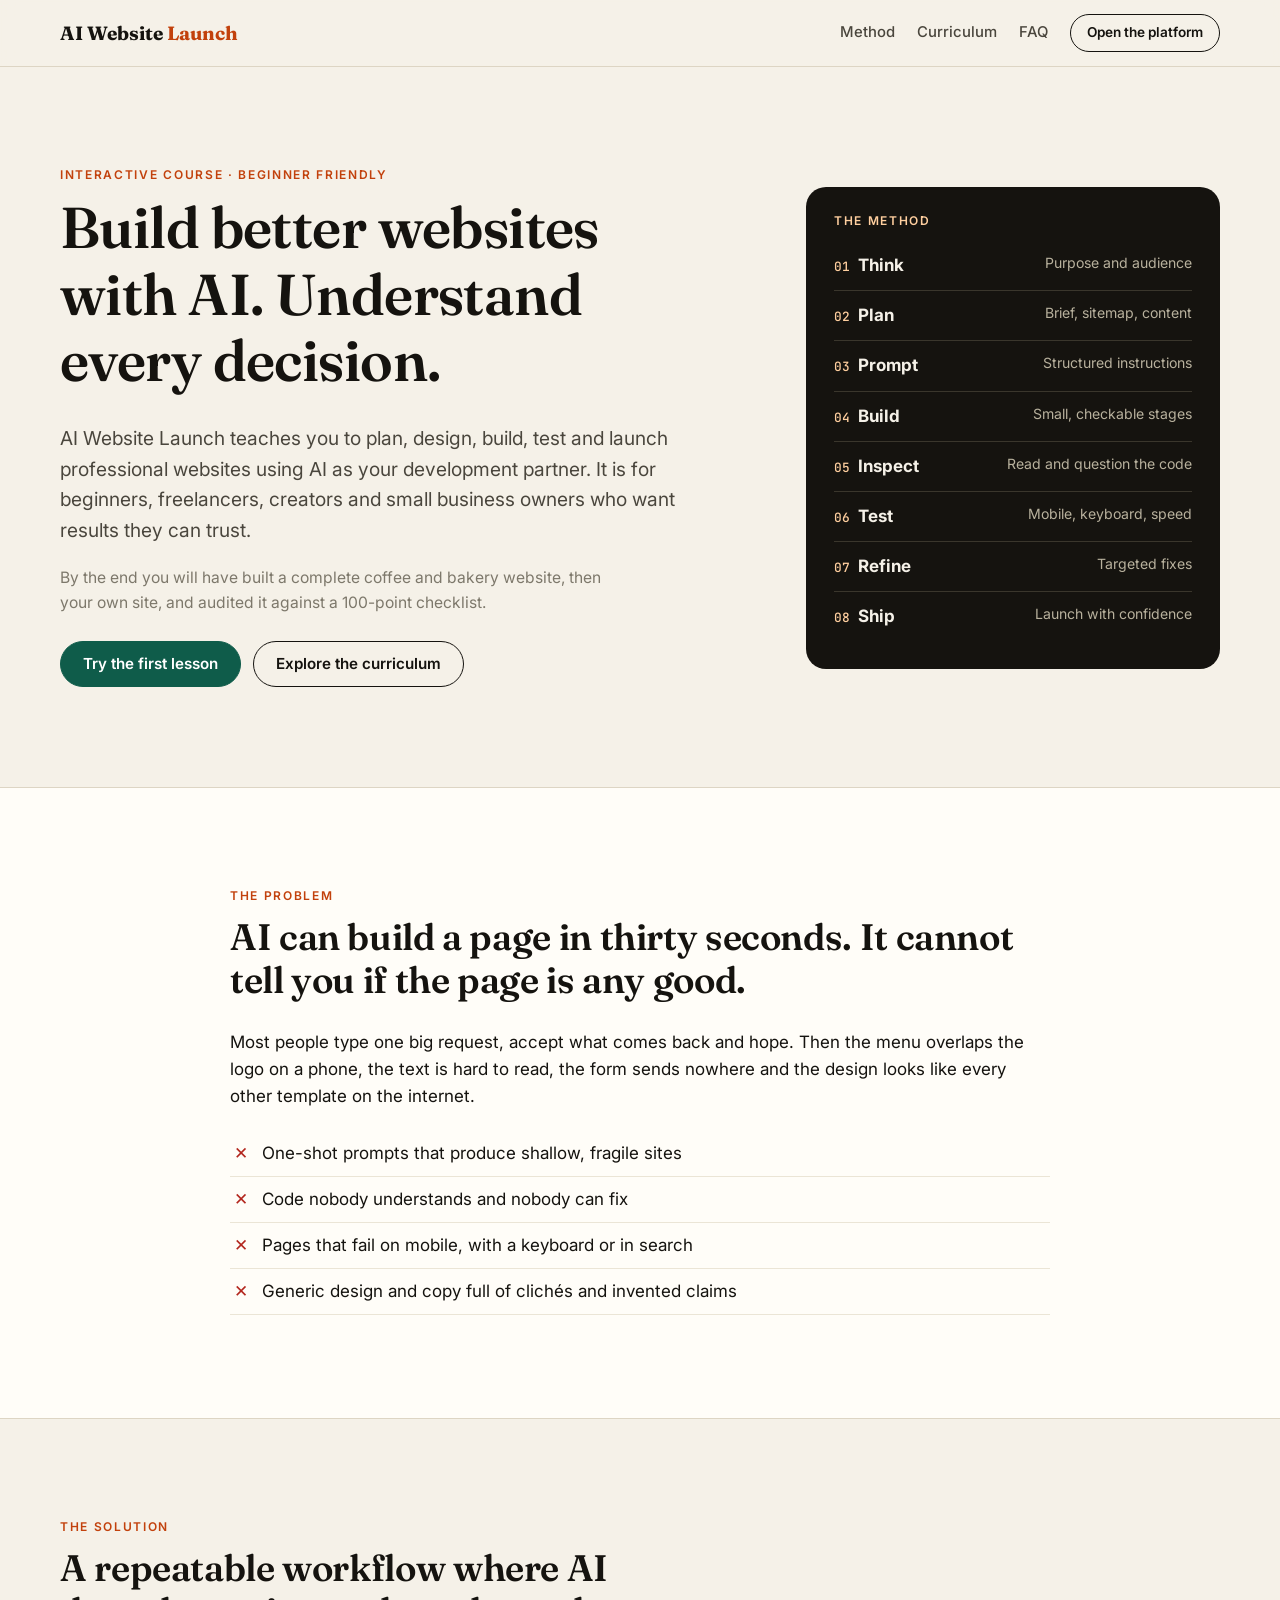
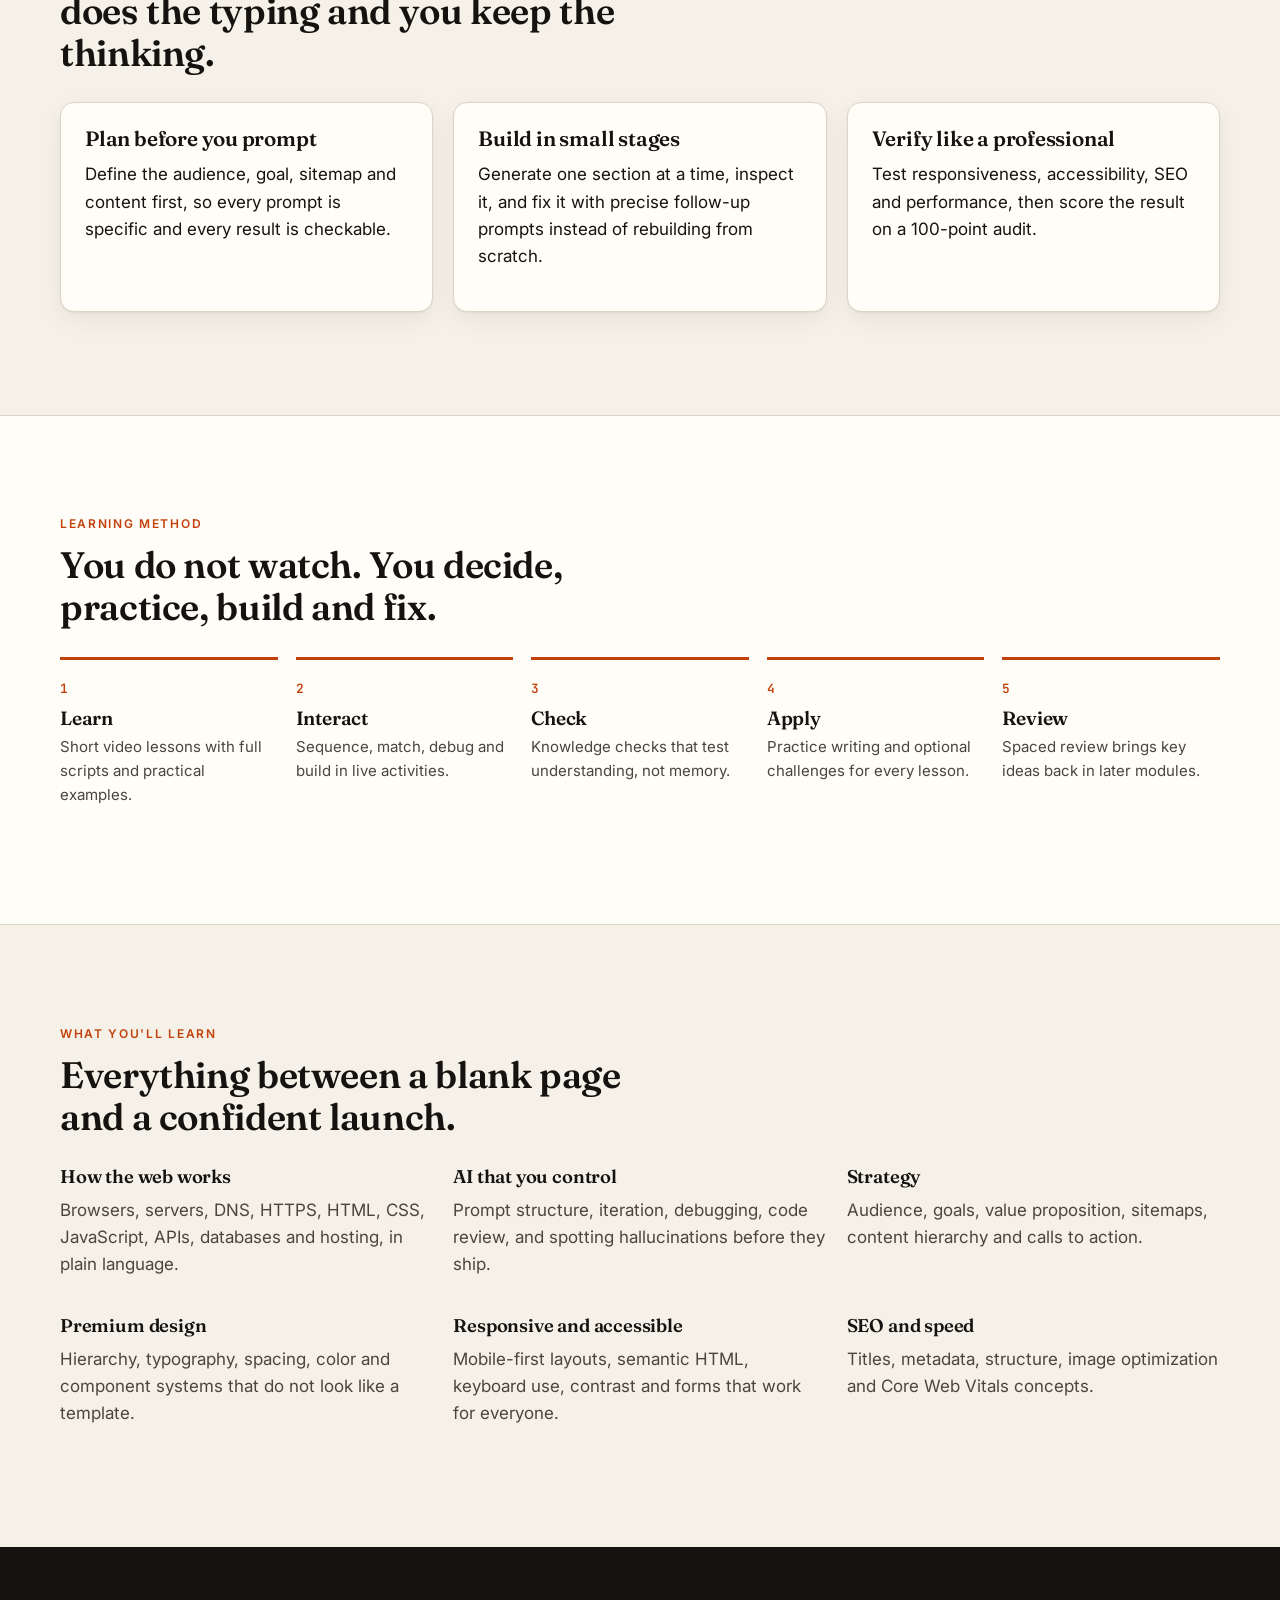
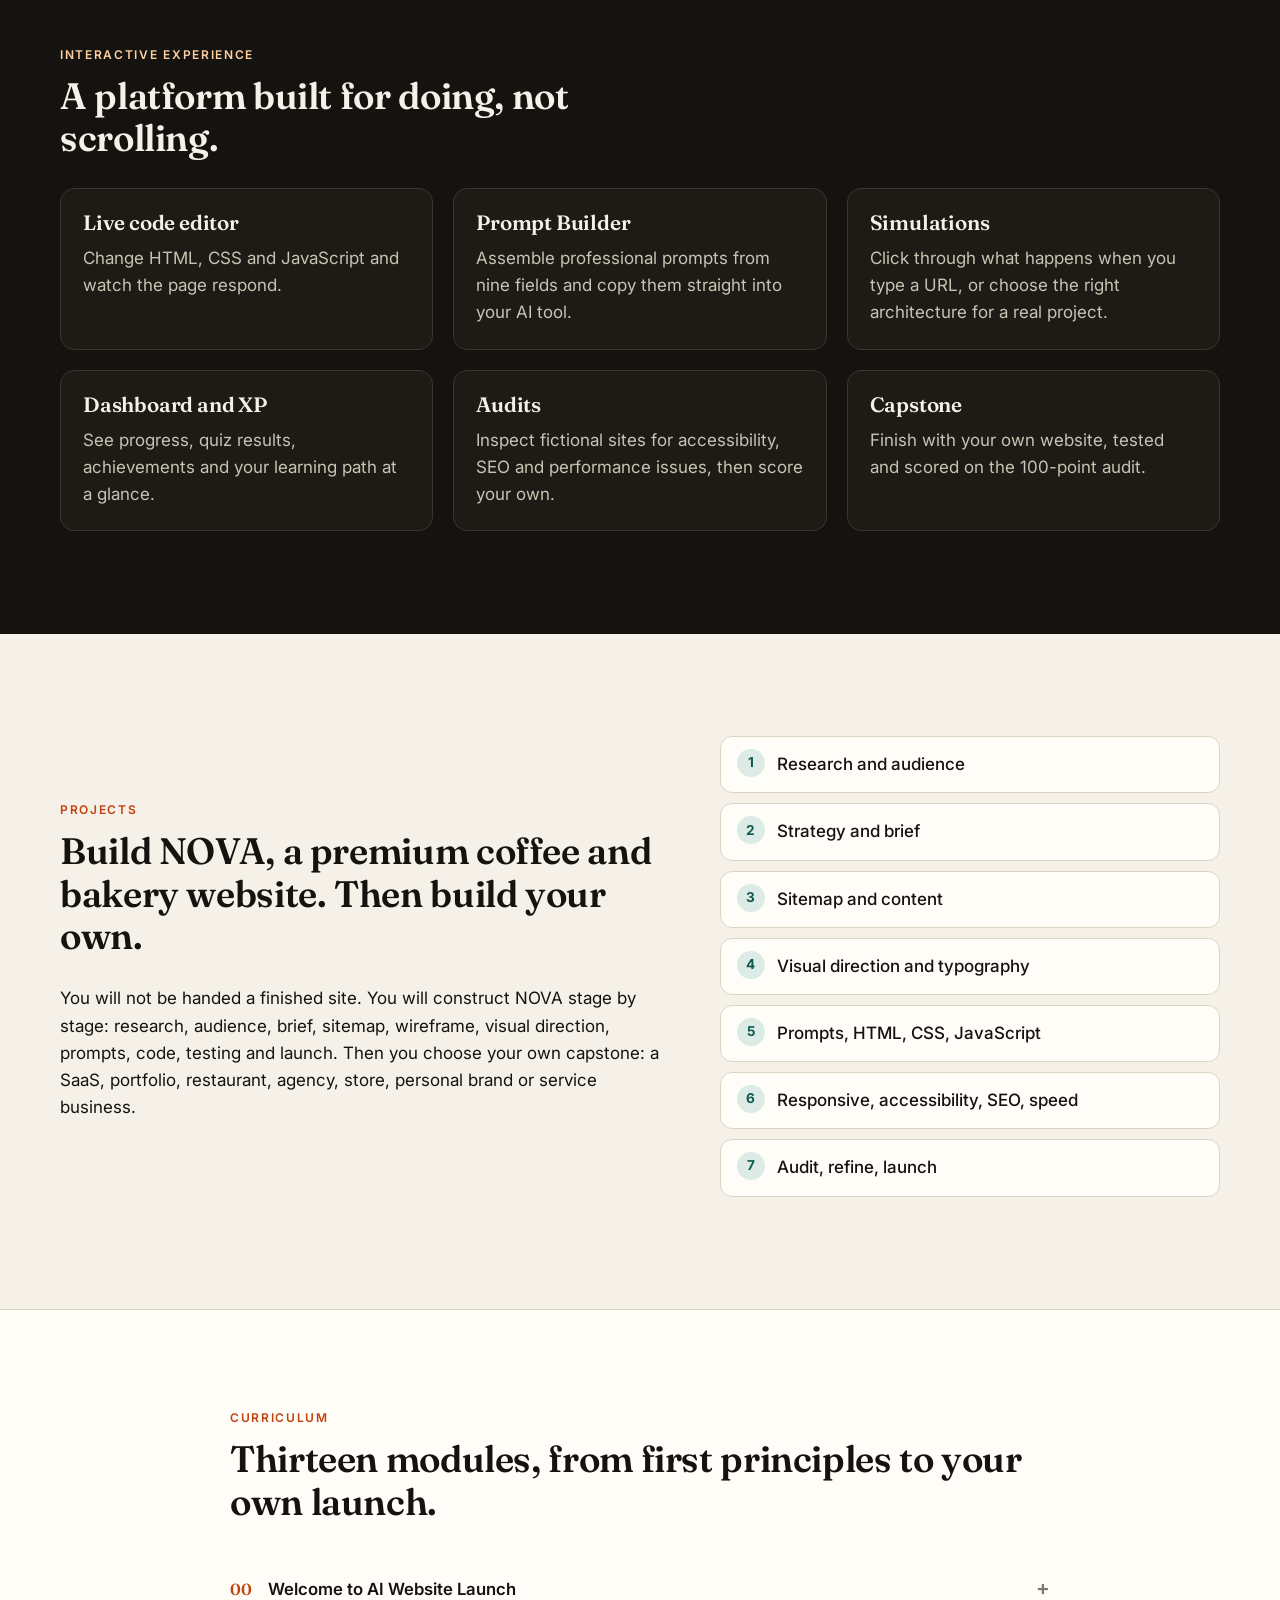
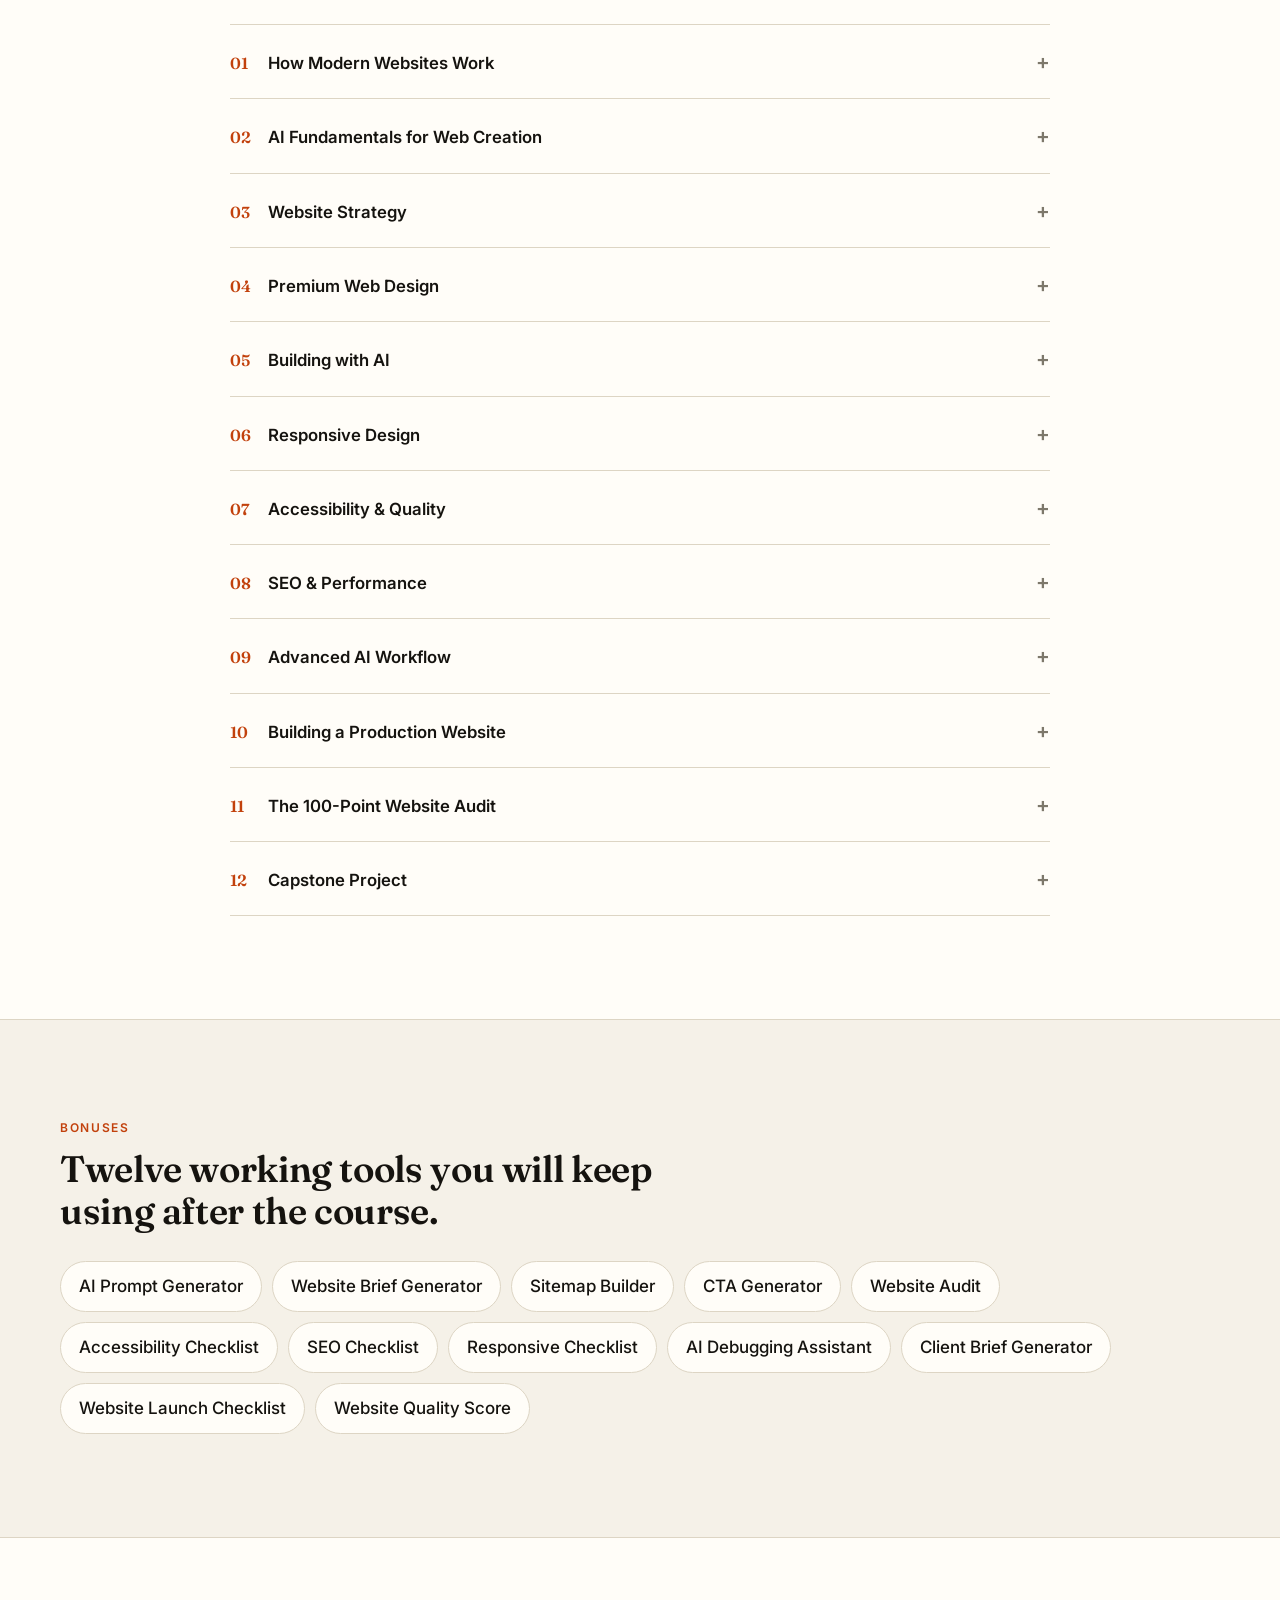
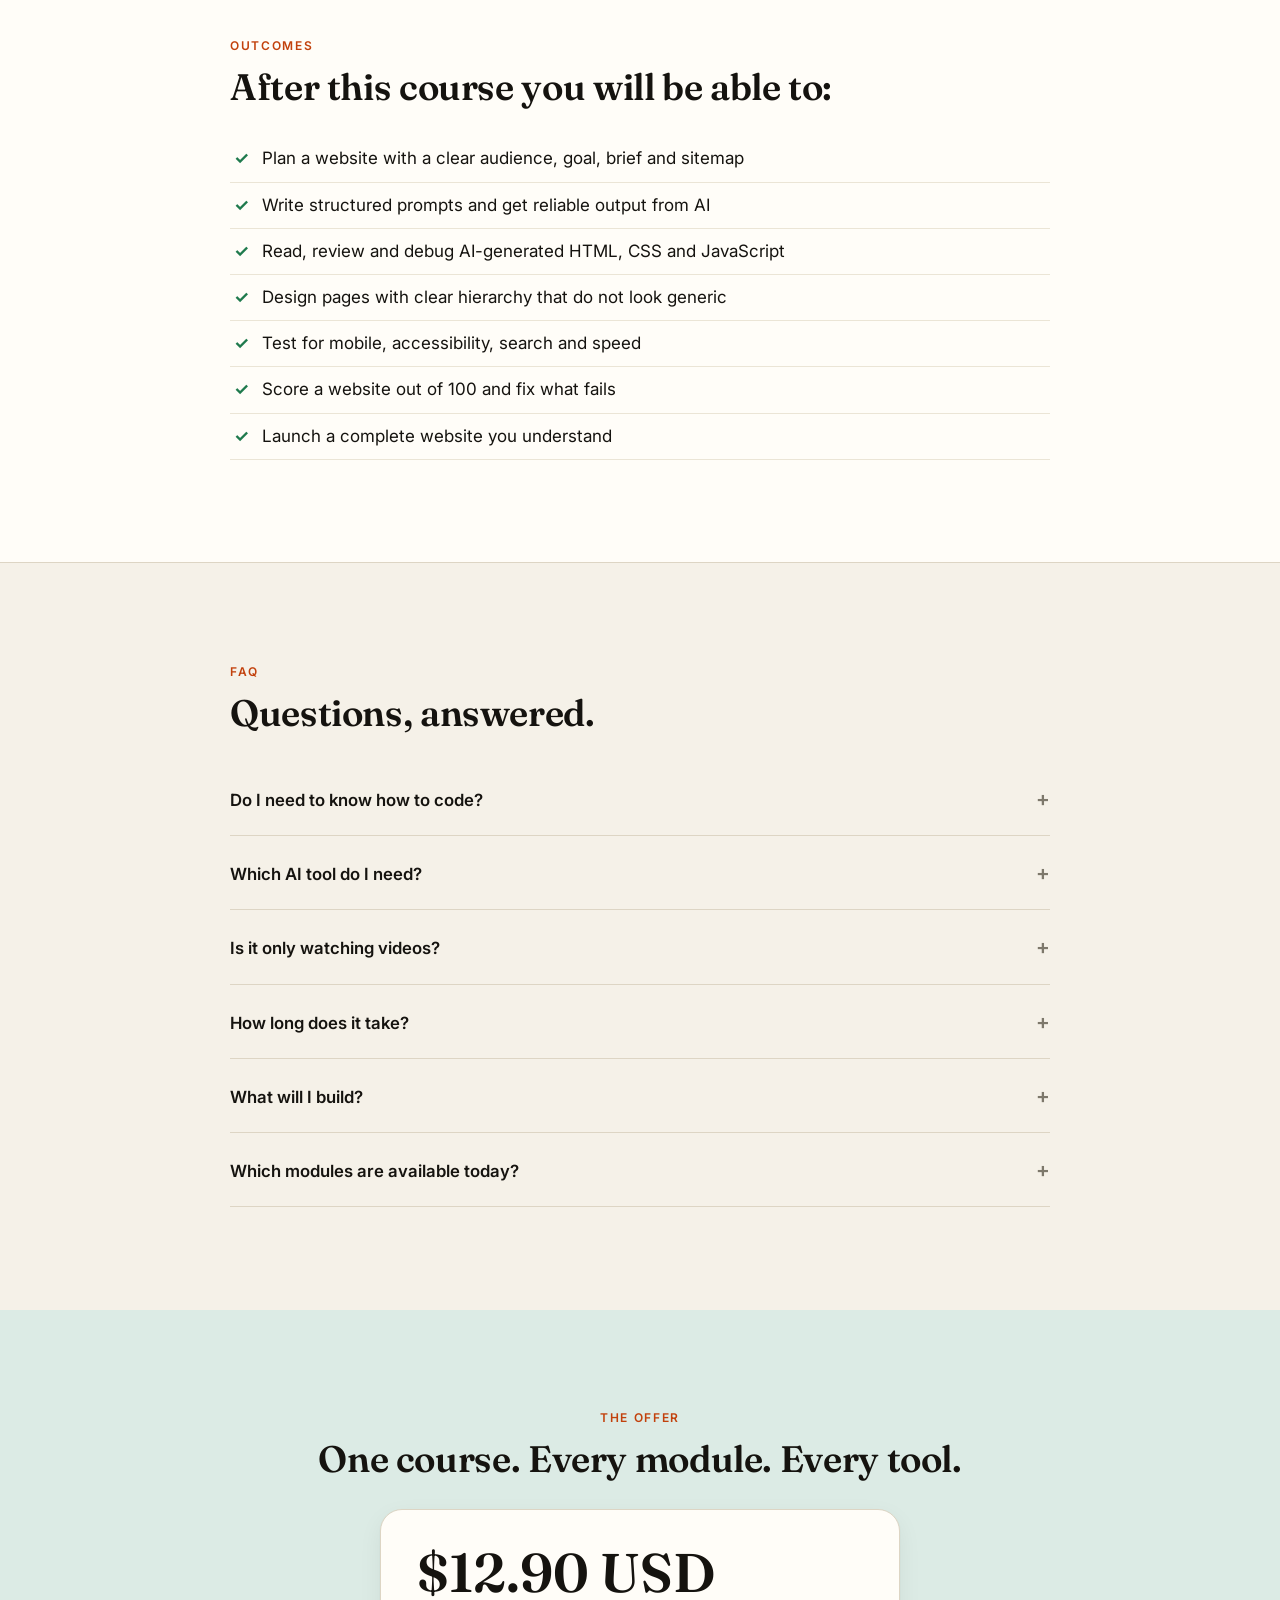
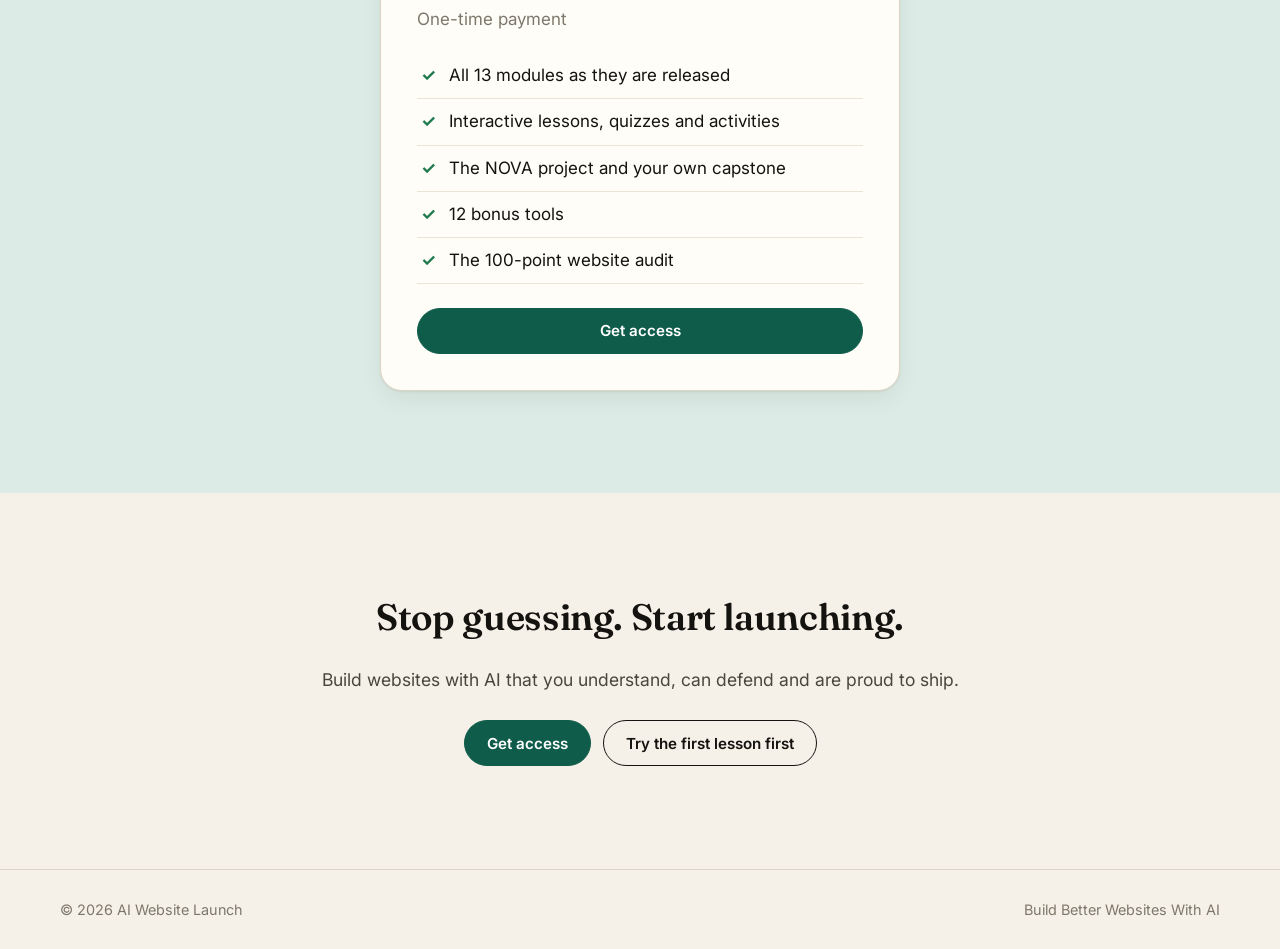
<file: index.html>
<!doctype html>
<html lang="en">
<head>
  <meta charset="utf-8">
  <meta name="viewport" content="width=device-width, initial-scale=1">
  <title>AI Website Launch — Build Better Websites With AI</title>
  <meta name="description" content="An interactive, project-based course that teaches you to plan, design, build, test and launch professional websites using AI as your development partner.">
  <meta property="og:title" content="AI Website Launch — Build Better Websites With AI">
  <meta property="og:description" content="Learn a repeatable method for building real websites with AI. Interactive lessons, quizzes, tools and a capstone project.">
  <meta property="og:type" content="website">
  <link rel="preconnect" href="https://fonts.googleapis.com">
  <link rel="preconnect" href="https://fonts.gstatic.com" crossorigin>
  <link href="https://fonts.googleapis.com/css2?family=Fraunces:opsz,wght@9..144,500;9..144,600;9..144,700&family=Inter:wght@400;500;600;700&family=JetBrains+Mono:wght@400;500&display=swap" rel="stylesheet">
  <link rel="stylesheet" href="css/styles.css">
  <link rel="stylesheet" href="css/landing.css">
</head>
<body>
  <a href="#main" class="sr-only">Skip to content</a>
  <header class="top">
    <div class="wrap bar">
      <a href="#top" class="logo">AI Website <span>Launch</span></a>
      <nav aria-label="Main">
        <a href="#method">Method</a>
        <a href="#curriculum">Curriculum</a>
        <a href="#faq">FAQ</a>
        <a class="btn btn-sm" href="app/">Open the platform</a>
      </nav>
    </div>
  </header>

  <main id="main">
    <!-- HERO -->
    <section class="hero" id="top">
      <div class="wrap hero-grid">
        <div>
          <span class="eyebrow">Interactive course · Beginner friendly</span>
          <h1>Build better websites with AI. Understand every decision.</h1>
          <p class="lead">AI Website Launch teaches you to plan, design, build, test and launch professional websites using AI as your development partner. It is for beginners, freelancers, creators and small business owners who want results they can trust.</p>
          <p class="built">By the end you will have built a complete coffee and bakery website, then your own site, and audited it against a 100-point checklist.</p>
          <div class="cta-row">
            <a class="btn btn-primary" href="app/#/lesson/m0l1">Try the first lesson</a>
            <a class="btn" href="#curriculum">Explore the curriculum</a>
          </div>
        </div>
        <aside class="method-card" aria-label="The AI Website Launch method">
          <span class="eyebrow">The method</span>
          <ol>
            <li><b>Think</b><span>Purpose and audience</span></li>
            <li><b>Plan</b><span>Brief, sitemap, content</span></li>
            <li><b>Prompt</b><span>Structured instructions</span></li>
            <li><b>Build</b><span>Small, checkable stages</span></li>
            <li><b>Inspect</b><span>Read and question the code</span></li>
            <li><b>Test</b><span>Mobile, keyboard, speed</span></li>
            <li><b>Refine</b><span>Targeted fixes</span></li>
            <li><b>Ship</b><span>Launch with confidence</span></li>
          </ol>
        </aside>
      </div>
    </section>

    <!-- PROBLEM -->
    <section class="sec alt" id="problem">
      <div class="wrap narrow">
        <span class="eyebrow">The problem</span>
        <h2>AI can build a page in thirty seconds. It cannot tell you if the page is any good.</h2>
        <p>Most people type one big request, accept what comes back and hope. Then the menu overlaps the logo on a phone, the text is hard to read, the form sends nowhere and the design looks like every other template on the internet.</p>
        <ul class="ticks bad">
          <li>One-shot prompts that produce shallow, fragile sites</li>
          <li>Code nobody understands and nobody can fix</li>
          <li>Pages that fail on mobile, with a keyboard or in search</li>
          <li>Generic design and copy full of clichés and invented claims</li>
        </ul>
      </div>
    </section>

    <!-- SOLUTION -->
    <section class="sec" id="solution">
      <div class="wrap">
        <span class="eyebrow">The solution</span>
        <h2>A repeatable workflow where AI does the typing and you keep the thinking.</h2>
        <div class="cols3">
          <article class="card"><h3>Plan before you prompt</h3><p>Define the audience, goal, sitemap and content first, so every prompt is specific and every result is checkable.</p></article>
          <article class="card"><h3>Build in small stages</h3><p>Generate one section at a time, inspect it, and fix it with precise follow-up prompts instead of rebuilding from scratch.</p></article>
          <article class="card"><h3>Verify like a professional</h3><p>Test responsiveness, accessibility, SEO and performance, then score the result on a 100-point audit.</p></article>
        </div>
      </div>
    </section>

    <!-- LEARNING METHOD -->
    <section class="sec alt" id="method">
      <div class="wrap">
        <span class="eyebrow">Learning method</span>
        <h2>You do not watch. You decide, practice, build and fix.</h2>
        <div class="steps">
          <div><b>1</b><h3>Learn</h3><p>Short video lessons with full scripts and practical examples.</p></div>
          <div><b>2</b><h3>Interact</h3><p>Sequence, match, debug and build in live activities.</p></div>
          <div><b>3</b><h3>Check</h3><p>Knowledge checks that test understanding, not memory.</p></div>
          <div><b>4</b><h3>Apply</h3><p>Practice writing and optional challenges for every lesson.</p></div>
          <div><b>5</b><h3>Review</h3><p>Spaced review brings key ideas back in later modules.</p></div>
        </div>
      </div>
    </section>

    <!-- WHAT YOU'LL LEARN -->
    <section class="sec" id="learn">
      <div class="wrap">
        <span class="eyebrow">What you'll learn</span>
        <h2>Everything between a blank page and a confident launch.</h2>
        <div class="cols3 learn">
          <div><h3>How the web works</h3><p>Browsers, servers, DNS, HTTPS, HTML, CSS, JavaScript, APIs, databases and hosting, in plain language.</p></div>
          <div><h3>AI that you control</h3><p>Prompt structure, iteration, debugging, code review, and spotting hallucinations before they ship.</p></div>
          <div><h3>Strategy</h3><p>Audience, goals, value proposition, sitemaps, content hierarchy and calls to action.</p></div>
          <div><h3>Premium design</h3><p>Hierarchy, typography, spacing, color and component systems that do not look like a template.</p></div>
          <div><h3>Responsive and accessible</h3><p>Mobile-first layouts, semantic HTML, keyboard use, contrast and forms that work for everyone.</p></div>
          <div><h3>SEO and speed</h3><p>Titles, metadata, structure, image optimization and Core Web Vitals concepts.</p></div>
        </div>
      </div>
    </section>

    <!-- INTERACTIVE EXPERIENCE -->
    <section class="sec dark" id="interactive">
      <div class="wrap">
        <span class="eyebrow">Interactive experience</span>
        <h2>A platform built for doing, not scrolling.</h2>
        <div class="cols3">
          <div class="dcard"><h3>Live code editor</h3><p>Change HTML, CSS and JavaScript and watch the page respond.</p></div>
          <div class="dcard"><h3>Prompt Builder</h3><p>Assemble professional prompts from nine fields and copy them straight into your AI tool.</p></div>
          <div class="dcard"><h3>Simulations</h3><p>Click through what happens when you type a URL, or choose the right architecture for a real project.</p></div>
          <div class="dcard"><h3>Dashboard and XP</h3><p>See progress, quiz results, achievements and your learning path at a glance.</p></div>
          <div class="dcard"><h3>Audits</h3><p>Inspect fictional sites for accessibility, SEO and performance issues, then score your own.</p></div>
          <div class="dcard"><h3>Capstone</h3><p>Finish with your own website, tested and scored on the 100-point audit.</p></div>
        </div>
      </div>
    </section>

    <!-- PROJECTS -->
    <section class="sec" id="projects">
      <div class="wrap two">
        <div>
          <span class="eyebrow">Projects</span>
          <h2>Build NOVA, a premium coffee and bakery website. Then build your own.</h2>
          <p>You will not be handed a finished site. You will construct NOVA stage by stage: research, audience, brief, sitemap, wireframe, visual direction, prompts, code, testing and launch. Then you choose your own capstone: a SaaS, portfolio, restaurant, agency, store, personal brand or service business.</p>
        </div>
        <ol class="flow">
          <li>Research and audience</li><li>Strategy and brief</li><li>Sitemap and content</li><li>Visual direction and typography</li><li>Prompts, HTML, CSS, JavaScript</li><li>Responsive, accessibility, SEO, speed</li><li>Audit, refine, launch</li>
        </ol>
      </div>
    </section>

    <!-- CURRICULUM -->
    <section class="sec alt" id="curriculum">
      <div class="wrap narrow">
        <span class="eyebrow">Curriculum</span>
        <h2>Thirteen modules, from first principles to your own launch.</h2>
        <div id="curriculum-list"></div>
      </div>
    </section>

    <!-- BONUSES -->
    <section class="sec" id="bonuses">
      <div class="wrap">
        <span class="eyebrow">Bonuses</span>
        <h2>Twelve working tools you will keep using after the course.</h2>
        <ul class="chips">
          <li>AI Prompt Generator</li><li>Website Brief Generator</li><li>Sitemap Builder</li><li>CTA Generator</li><li>Website Audit</li><li>Accessibility Checklist</li><li>SEO Checklist</li><li>Responsive Checklist</li><li>AI Debugging Assistant</li><li>Client Brief Generator</li><li>Website Launch Checklist</li><li>Website Quality Score</li>
        </ul>
      </div>
    </section>

    <!-- OUTCOMES -->
    <section class="sec alt" id="outcomes">
      <div class="wrap narrow">
        <span class="eyebrow">Outcomes</span>
        <h2>After this course you will be able to:</h2>
        <ul class="ticks">
          <li>Plan a website with a clear audience, goal, brief and sitemap</li>
          <li>Write structured prompts and get reliable output from AI</li>
          <li>Read, review and debug AI-generated HTML, CSS and JavaScript</li>
          <li>Design pages with clear hierarchy that do not look generic</li>
          <li>Test for mobile, accessibility, search and speed</li>
          <li>Score a website out of 100 and fix what fails</li>
          <li>Launch a complete website you understand</li>
        </ul>
      </div>
    </section>

    <!-- FAQ -->
    <section class="sec" id="faq">
      <div class="wrap narrow">
        <span class="eyebrow">FAQ</span>
        <h2>Questions, answered.</h2>
        <details><summary>Do I need to know how to code?</summary><p>No. The course starts from first principles and explains HTML, CSS and JavaScript in plain language. You will learn enough to read and judge what AI produces.</p></details>
        <details><summary>Which AI tool do I need?</summary><p>The method works with any capable AI assistant. The prompts you build are tool-neutral, and you can copy them into whichever one you prefer.</p></details>
        <details><summary>Is it only watching videos?</summary><p>No. Every lesson includes an interactive activity, a knowledge check, a practice exercise and an optional challenge. A lesson is only complete when you have done the work.</p></details>
        <details><summary>How long does it take?</summary><p>Most lessons take 5 to 10 minutes, plus practice. Work at your own pace. Your progress is saved in your browser.</p></details>
        <details><summary>What will I build?</summary><p>A complete coffee and bakery website called NOVA, step by step, and then a website of your own choice as your capstone project.</p></details>
        <details><summary>Which modules are available today?</summary><p>The platform currently includes Modules 00 to 02 with complete lessons, scripts, activities and quizzes, plus the Prompt Builder, Brief Generator and CTA Generator. Further modules are being released in order.</p></details>
      </div>
    </section>

    <!-- OFFER -->
    <section class="sec offer" id="offer">
      <div class="wrap narrow center">
        <span class="eyebrow">The offer</span>
        <h2>One course. Every module. Every tool.</h2>
        <div class="price-card">
          <div class="price" id="price">$12.90 USD</div>
          <p>One-time payment</p>
          <ul class="ticks">
            <li>All 13 modules as they are released</li>
            <li>Interactive lessons, quizzes and activities</li>
            <li>The NOVA project and your own capstone</li>
            <li>12 bonus tools</li>
            <li>The 100-point website audit</li>
          </ul>
          <a class="btn btn-primary checkout" href="#" data-checkout>Get access</a>
        </div>
      </div>
    </section>

    <!-- FINAL CTA -->
    <section class="sec final">
      <div class="wrap narrow center">
        <h2>Stop guessing. Start launching.</h2>
        <p>Build websites with AI that you understand, can defend and are proud to ship.</p>
        <div class="cta-row center">
          <a class="btn btn-primary" href="#" data-checkout>Get access</a>
          <a class="btn" href="app/#/lesson/m0l1">Try the first lesson first</a>
        </div>
      </div>
    </section>
  </main>

  <footer class="foot">
    <div class="wrap">
      <span>© <span id="yr"></span> AI Website Launch</span>
      <span>Build Better Websites With AI</span>
    </div>
  </footer>

  <script src="js/config.js"></script>
  <script src="js/curriculum.js"></script>
  <script src="js/landing.js"></script>
</body>
</html>
</file>
<file: css/styles.css>
/* AI Website Launch — shared design tokens and base styles */
:root {
  --ink: #15130f;
  --ink-2: #4a463d;
  --ink-3: #7d786b;
  --paper: #f5f1e8;
  --card: #fffdf8;
  --line: #ddd5c4;
  --line-2: #ebe5d6;
  --accent: #0f5c4a;
  --accent-ink: #ffffff;
  --accent-soft: #dcebe5;
  --warm: #c2410c;
  --warm-soft: #f9e2d4;
  --good: #1f7a4d;
  --good-soft: #dcefe3;
  --bad: #b3261e;
  --bad-soft: #f8dcd8;
  --radius: 14px;
  --radius-sm: 8px;
  --shadow: 0 1px 2px rgba(21,19,15,.06), 0 8px 24px rgba(21,19,15,.06);
  --serif: "Fraunces", "Iowan Old Style", Georgia, serif;
  --sans: "Inter", system-ui, -apple-system, "Segoe UI", Roboto, sans-serif;
  --mono: "JetBrains Mono", ui-monospace, SFMono-Regular, Menlo, monospace;
}
@media (prefers-color-scheme: dark) {
  :root:not([data-theme="light"]) {
    --ink: #f2eee4; --ink-2: #c9c3b3; --ink-3: #958f7f;
    --paper: #14130f; --card: #1d1b16; --line: #3a362c; --line-2: #2a271f;
    --accent: #4fb596; --accent-ink: #0b1a15; --accent-soft: #173a30;
    --warm: #f08a55; --warm-soft: #3b2417;
    --good: #5cc18b; --good-soft: #17301f;
    --bad: #f08278; --bad-soft: #3b1a17;
    --shadow: 0 1px 2px rgba(0,0,0,.4), 0 8px 24px rgba(0,0,0,.35);
  }
}
*, *::before, *::after { box-sizing: border-box; }
html { -webkit-text-size-adjust: 100%; scroll-behavior: smooth; }
body {
  margin: 0; background: var(--paper); color: var(--ink);
  font-family: var(--sans); font-size: 17px; line-height: 1.6;
  -webkit-font-smoothing: antialiased;
}
img, svg { max-width: 100%; }
h1, h2, h3, h4 { font-family: var(--serif); line-height: 1.15; letter-spacing: -0.01em; margin: 0 0 .5em; font-weight: 600; }
h1 { font-size: clamp(2rem, 4vw + 1rem, 3.6rem); }
h2 { font-size: clamp(1.5rem, 2vw + 1rem, 2.3rem); }
h3 { font-size: 1.3rem; }
h4 { font-size: 1.05rem; }
p { margin: 0 0 1em; }
a { color: var(--accent); text-underline-offset: 3px; }
code { font-family: var(--mono); font-size: .88em; background: var(--line-2); padding: .12em .4em; border-radius: 5px; }
pre {
  font-family: var(--mono); font-size: .86rem; line-height: 1.55; background: #1b1914; color: #f2eee4;
  padding: 16px 18px; border-radius: var(--radius-sm); overflow-x: auto; margin: 0 0 1em;
}
pre code { background: none; padding: 0; color: inherit; font-size: inherit; }
:focus-visible { outline: 3px solid var(--warm); outline-offset: 2px; border-radius: 4px; }
.sr-only { position: absolute; width: 1px; height: 1px; overflow: hidden; clip: rect(0 0 0 0); white-space: nowrap; }

.btn {
  display: inline-flex; align-items: center; justify-content: center; gap: .5em;
  font: 600 .95rem/1 var(--sans); padding: 14px 22px; min-height: 46px;
  border-radius: 999px; border: 1.5px solid var(--ink); background: transparent; color: var(--ink);
  cursor: pointer; text-decoration: none; transition: transform .15s ease, background .15s ease, color .15s ease;
}
.btn:hover { transform: translateY(-1px); }
.btn:disabled { opacity: .45; cursor: not-allowed; transform: none; }
.btn-primary { background: var(--accent); border-color: var(--accent); color: var(--accent-ink); }
.btn-dark { background: var(--ink); color: var(--paper); }
.btn-sm { padding: 9px 16px; min-height: 38px; font-size: .85rem; }
.eyebrow { font: 600 .75rem/1 var(--sans); letter-spacing: .14em; text-transform: uppercase; color: var(--warm); margin-bottom: 14px; display: block; }

@media (prefers-reduced-motion: reduce) {
  * { animation: none !important; transition: none !important; scroll-behavior: auto !important; }
}
</file>
<file: css/landing.css>
.wrap { width: min(1160px, 100% - 40px); margin-inline: auto; }
.wrap.narrow { width: min(820px, 100% - 40px); }
.wrap.two { display: grid; grid-template-columns: 1.1fr .9fr; gap: 48px; align-items: center; }
.center { text-align: center; }
.top { position: sticky; top: 0; z-index: 30; background: color-mix(in srgb, var(--paper) 92%, transparent); backdrop-filter: blur(8px); border-bottom: 1px solid var(--line); }
.top .bar { display: flex; justify-content: space-between; align-items: center; height: 66px; }
.logo { font-family: var(--serif); font-weight: 700; font-size: 1.2rem; color: var(--ink); text-decoration: none; }
.logo span { color: var(--warm); }
.top nav { display: flex; align-items: center; gap: 22px; }
.top nav a:not(.btn) { color: var(--ink-2); text-decoration: none; font-size: .93rem; font-weight: 500; }
.top nav a:not(.btn):hover { color: var(--ink); }
.hero { padding: clamp(48px, 8vw, 110px) 0 clamp(56px, 8vw, 100px); }
.hero-grid { display: grid; grid-template-columns: 1.25fr .75fr; gap: 56px; align-items: center; }
.hero h1 { max-width: 15ch; }
.lead { font-size: 1.2rem; color: var(--ink-2); max-width: 56ch; }
.built { color: var(--ink-3); max-width: 56ch; font-size: .98rem; }
.cta-row { display: flex; flex-wrap: wrap; gap: 12px; margin-top: 26px; }
.cta-row.center { justify-content: center; }
.method-card { background: var(--ink); color: var(--paper); border-radius: 20px; padding: 28px; }
.method-card .eyebrow { color: #ffcf9f; }
.method-card ol { list-style: none; margin: 0; padding: 0; counter-reset: m; }
.method-card li { display: flex; justify-content: space-between; gap: 12px; padding: 11px 0; border-bottom: 1px solid #3a362c; counter-increment: m; }
.method-card li:last-child { border: 0; }
.method-card li b::before { content: counter(m, decimal-leading-zero) "  "; color: #ffcf9f; font: 500 .8rem var(--mono); }
.method-card li span { color: #b8b19d; font-size: .88rem; text-align: right; }
.sec { padding: clamp(56px, 8vw, 104px) 0; }
.sec.alt { background: var(--card); border-block: 1px solid var(--line); }
.sec.dark { background: var(--ink); color: var(--paper); }
.sec.dark h2, .sec.dark h3 { color: var(--paper); }
.sec.dark .eyebrow { color: #ffcf9f; }
.sec h2 { max-width: 24ch; margin-bottom: 28px; }
.wrap.narrow h2 { max-width: none; }
.cols3 { display: grid; grid-template-columns: repeat(3, 1fr); gap: 20px; }
.card { background: var(--card); border: 1px solid var(--line); border-radius: var(--radius); padding: 24px; box-shadow: var(--shadow); }
.alt .card { background: var(--paper); }
.dcard { border: 1px solid #3a362c; border-radius: var(--radius); padding: 22px; background: #1d1b16; }
.dcard p { color: #c9c3b3; margin: 0; }
.learn h3 { font-size: 1.15rem; }
.learn p { color: var(--ink-2); }
.steps { display: grid; grid-template-columns: repeat(5, 1fr); gap: 18px; }
.steps > div { border-top: 3px solid var(--warm); padding-top: 14px; }
.steps b { font: 600 .8rem var(--mono); color: var(--warm); }
.steps h3 { font-size: 1.2rem; margin: 6px 0; }
.steps p { color: var(--ink-2); font-size: .94rem; }
.ticks { list-style: none; padding: 0; margin: 20px 0 0; }
.ticks li { padding: 9px 0 9px 32px; position: relative; border-bottom: 1px solid var(--line-2); }
.ticks li::before { content: "✓"; position: absolute; left: 4px; color: var(--good); font-weight: 700; }
.ticks.bad li::before { content: "✕"; color: var(--bad); }
.flow { list-style: none; counter-reset: f; margin: 0; padding: 0; }
.flow li { counter-increment: f; padding: 14px 16px 14px 56px; position: relative; background: var(--card); border: 1px solid var(--line); border-radius: 12px; margin-bottom: 10px; font-weight: 500; }
.flow li::before { content: counter(f); position: absolute; left: 16px; top: 12px; width: 28px; height: 28px; border-radius: 50%; background: var(--accent-soft); color: var(--accent); display: grid; place-items: center; font-weight: 700; font-size: .85rem; }
details { border-bottom: 1px solid var(--line); padding: 4px 0; }
details summary { cursor: pointer; padding: 16px 0; font-weight: 600; font-size: 1.05rem; display: flex; gap: 16px; align-items: baseline; list-style: none; }
details summary::-webkit-details-marker { display: none; }
details summary::after { content: "+"; margin-left: auto; color: var(--ink-3); font-size: 1.3rem; }
details[open] summary::after { content: "–"; }
details p { color: var(--ink-2); margin: 0 0 16px; max-width: 64ch; }
.mn { font: 600 1rem var(--serif); color: var(--warm); min-width: 2ch; }
.chips { list-style: none; padding: 0; margin: 0; display: flex; flex-wrap: wrap; gap: 10px; }
.chips li { border: 1px solid var(--line); background: var(--card); padding: 11px 18px; border-radius: 999px; font-weight: 500; }
.offer { background: var(--accent-soft); }
.price-card { background: var(--card); border: 1px solid var(--line); border-radius: 22px; padding: 36px; box-shadow: var(--shadow); text-align: left; max-width: 520px; margin: 0 auto; }
.price { font-family: var(--serif); font-size: 3.4rem; font-weight: 600; line-height: 1; }
.price-card > p { color: var(--ink-3); margin: 6px 0 0; }
.price-card .btn { width: 100%; margin-top: 24px; }
.final h2 { max-width: none; }
.final p { color: var(--ink-2); font-size: 1.1rem; }
.foot { border-top: 1px solid var(--line); padding: 28px 0; color: var(--ink-3); font-size: .9rem; }
.foot .wrap { display: flex; justify-content: space-between; gap: 12px; flex-wrap: wrap; }

@media (max-width: 1024px) {
  .hero-grid, .wrap.two { grid-template-columns: 1fr; gap: 36px; }
  .cols3 { grid-template-columns: repeat(2, 1fr); }
  .steps { grid-template-columns: repeat(3, 1fr); }
  .hero h1 { max-width: 18ch; }
}
@media (max-width: 640px) {
  .top nav a:not(.btn) { display: none; }
  .cols3, .steps { grid-template-columns: 1fr; }
  .price-card { padding: 24px; }
  .cta-row .btn { width: 100%; }
  .price { font-size: 2.8rem; }
}
</file>
